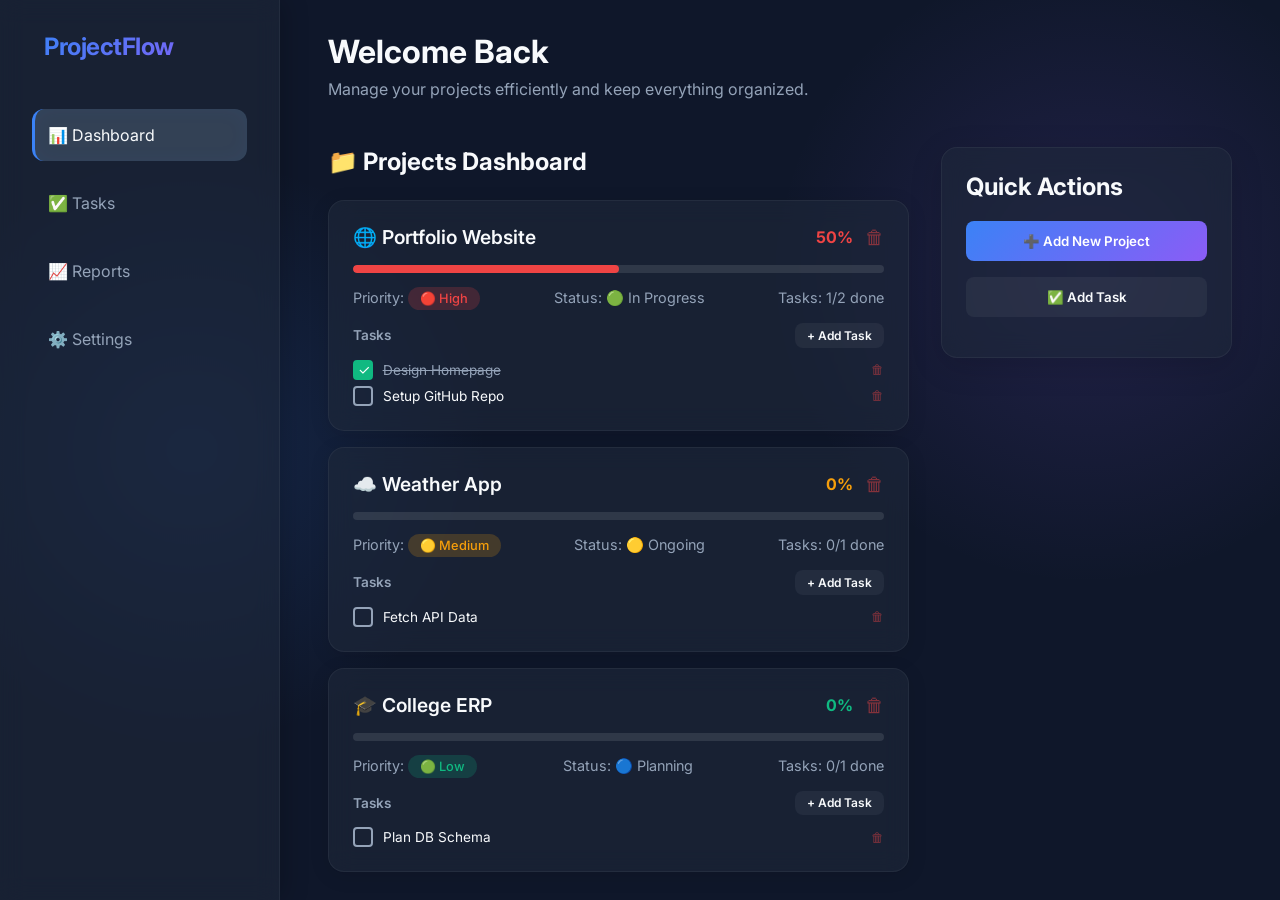
<file: POJECT Management/index.html>
<!DOCTYPE html>
<html lang="en">

<head>
    <meta charset="UTF-8">
    <meta name="viewport" content="width=device-width, initial-scale=1.0">
    <title>ProjectFlow Dashboard - Fully Working</title>
    <link rel="stylesheet" href="style.css">
</head>

<body>


    <aside class="sidebar">
        <div class="brand">
            <span></span> ProjectFlow
        </div>
        <div class="nav-items">
            <div class="nav-item active">📊 Dashboard</div>
            <div class="nav-item">✅ Tasks</div>
            <div class="nav-item">📈 Reports</div>
            <div class="nav-item" style="margin-top: auto;">⚙️ Settings</div>
        </div>
    </aside>

    <main class="main-content">
        <header class="header">
            <div class="welcome">
                <h1> Welcome Back</h1>
                <p>Manage your projects efficiently and keep everything organized. </p>
            </div>
        </header>

        <div id="view-dashboard" class="view-section">

            <div class="dashboard-layout">

                <section class="projects-section">
                    <div class="section-header">
                        <h2>📁 Projects Dashboard</h2>
                    </div>
                    <div id="projects-container">
                    </div>
                </section>

                <aside class="side-panel">
                    <div class="actions-card">
                        <h2> Quick Actions</h2>
                        <br>
                        <button class="btn btn-primary" onclick="openProjectModal()">➕ Add New Project</button>
                        <button class="btn btn-secondary" onclick="openTaskModal()">✅ Add Task</button>
                    </div>
                </aside>
            </div>
        </div>


        <div id="view-tasks" class="view-section" style="display: none;">
            <div class="section-header" style="margin-bottom: 2rem;">
                <h2>All Tasks</h2>
                <button class="btn btn-primary" style="width: auto;" onclick="openTaskModal()">✅ Add Task</button>
            </div>
            <div
                style="background: rgba(30, 41, 59, 0.6); padding: 1.5rem; border-radius: var(--border-radius); border: 1px solid rgba(255,255,255,0.05);">
                <ul class="task-list" id="all-tasks-list" style="max-height: none;">
                </ul>
            </div>
        </div>

        <div id="view-reports" class="view-section" style="display: none;">
            <div class="section-header" style="margin-bottom: 2rem;">
                <h2>Reports</h2>
            </div>

            <div style="display: grid; grid-template-columns: 1fr 1fr; gap: 2rem;">
                <div class="progress-card">
                    <h2> Overall Progress</h2>
                    <div class="overall-progress">
                        <div class="ring-wrapper">
                            <svg viewBox="0 0 200 200" width="180" height="180">
                                <defs>
                                    <linearGradient id="ringGrad" x1="0%" y1="0%" x2="100%" y2="100%">
                                        <stop offset="0%" style="stop-color:#f72585;"/>
                                        <stop offset="50%" style="stop-color:#7209b7;"/>
                                        <stop offset="100%" style="stop-color:#4361ee;"/>
                                    </linearGradient>
                                </defs>
                                <circle id="ring-bg" cx="100" cy="100" r="82"
                                    fill="none" stroke="rgba(255,255,255,0.07)"
                                    stroke-width="12"
                                    stroke-dasharray="8 5.2"
                                    stroke-linecap="round"
                                    transform="rotate(-90 100 100)"/>
                                <circle id="ring-fg" cx="100" cy="100" r="82"
                                    fill="none" stroke="url(#ringGrad)"
                                    stroke-width="12"
                                    stroke-dasharray="0 1000"
                                    stroke-linecap="round"
                                    transform="rotate(-90 100 100)"
                                    style="transition: stroke-dasharray 1.2s cubic-bezier(0.4,0,0.2,1);"/>
                                <circle cx="100" cy="100" r="65" fill="var(--surface-color)"/>
                                <text x="100" y="95" text-anchor="middle" font-size="28" font-weight="700" fill="white" id="ring-percent">0%</text>
                                <text x="100" y="118" text-anchor="middle" font-size="12" fill="rgba(255,255,255,0.5)">OVERALL</text>
                            </svg>
                        </div>
                        <p style="color: #f72585; margin-bottom: 0.5rem; font-weight: 500; text-shadow: 0 0 10px rgba(247,37,133,0.3);" id="progress-completed-text">Completed: 0 Tasks</p>
                        <p style="color: #4361ee; font-weight: 500; text-shadow: 0 0 10px rgba(67,97,238,0.3);" id="progress-pending-text">Pending: 0 Tasks</p>
                    </div>
                </div>

                <div class="progress-card">
                    <h2> Project Progress Graph</h2>
                    <br>
                    <div id="projects-graph" style="display: flex; justify-content: center; align-items: flex-end; gap: 2rem; padding-top: 1rem; min-height: 250px;">

                    </div>
                </div>
            </div>
        </div>

        <div id="view-settings" class="view-section" style="display: none;">
            <div class="section-header" style="margin-bottom: 2rem;">
                <h2>Settings</h2>
            </div>
            <div class="settings-card"
                style="background: rgba(30, 41, 59, 0.6); padding: 1.5rem; border-radius: var(--border-radius); border: 1px solid rgba(255,255,255,0.05); max-width: 600px;">
                <div style="display: flex; justify-content: space-between; align-items: center;">
                    <div>
                        <h3 style="margin-bottom: 0.5rem;">Appearance Theme</h3>
                        <p style="color: var(--text-secondary); font-size: 0.9rem;">Switch between dark and light mode
                            for the dashboard</p>
                    </div>
                    <button class="btn btn-secondary" style="width: auto; margin-bottom: 0;" id="theme-toggle"
                        onclick="toggleTheme()">☀️ Light Mode</button>
                </div>
            </div>
        </div>
    </main>

    <div class="modal-overlay" id="project-modal">
        <div class="modal-content">
            <h2>Add New Project</h2>
            <br>
            <form id="project-form">
                <div class="form-group">
                    <label>Project Name (Emoji + Name)</label>
                    <input type="text" id="proj-name" placeholder="e.g. 🌐 Portfolio Website" required>
                </div>
                <div class="form-group">
                    <label>Priority</label>
                    <select id="proj-priority">
                        <option value="🔴 High">🔴 High</option>
                        <option value="🟡 Medium">🟡 Medium</option>
                        <option value="🟢 Low">🟢 Low</option>
                    </select>
                </div>

                <div class="form-group">
                    <label>Status</label>
                    <select id="proj-status">
                        <option value="🟢 In Progress">🟢 In Progress</option>
                        <option value="🟡 Ongoing">🟡 Ongoing</option>
                        <option value="🔵 Planning">🔵 Planning</option>
                    </select>
                </div>
                <div class="modal-actions">
                    <button type="button" class="btn btn-secondary" onclick="closeModals()">Cancel</button>
                    <button type="submit" class="btn btn-primary">Save Project</button>
                </div>
            </form>
        </div>
    </div>

    <div class="modal-overlay" id="task-modal">
        <div class="modal-content">
            <h2>Add New Task</h2>
            <br>
            <form id="task-form">
                <div class="form-group">
                    <label>Select Project</label>
                    <select id="task-project" required>
                    </select>
                </div>
                <div class="form-group">
                    <label>Task Description</label>
                    <input type="text" id="task-name" placeholder="e.g. Design Homepage" required>
                </div>
                <div class="modal-actions">
                    <button type="button" class="btn btn-secondary" onclick="closeModals()">Cancel</button>
                    <button type="submit" class="btn btn-primary">Save Task</button>
                </div>
            </form>
        </div>
    </div>

    <script src="app.js"></script>
</body>

</html>
</file>
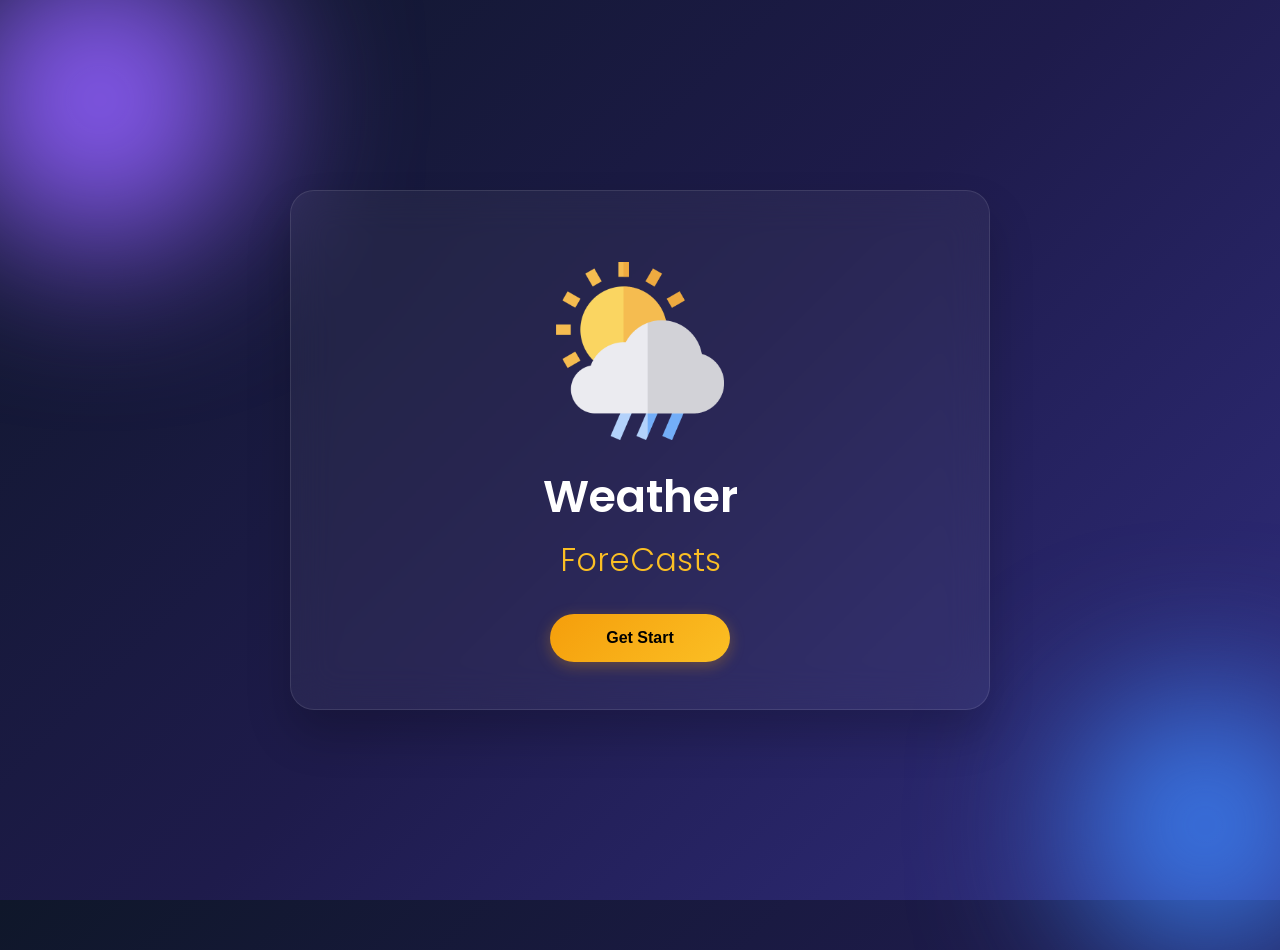
<file: WEATHER/index.html>
<!DOCTYPE html>
<html lang="en">

<head>
  <meta charset="UTF-8" />
  <meta name="viewport" content="width=device-width, initial-scale=1.0" />
  <title>Weather App</title>
  <link rel="stylesheet" href="style.css" />
  <link rel="preconnect" href="https://fonts.googleapis.com">
  <link rel="preconnect" href="https://fonts.gstatic.com" crossorigin>
  <link
    href="https://fonts.googleapis.com/css2?family=Plus+Jakarta+Sans:ital,wght@0,200..800;1,200..800&family=Poppins:ital,wght@0,100;0,200;0,300;0,400;0,500;0,600;0,700;0,800;0,900;1,100;1,200;1,300;1,400;1,500;1,600;1,700;1,800;1,900&display=swap"
    rel="stylesheet">
</head>

<body>
  <div class="mainBox mainBox1 ">
    <img src="drizzle.png" />
    <h1 class="weather">Weather</h1>
    <h2 class="ForeCasts">ForeCasts</h2>
    <button class="start">Get Start</button>
  </div>
  <div class="mainBox mainBox2 inactive">
    <div style="width: 100%; padding: 0 0 15px; text-align: left;">
      <button id="backBtn" style="background: transparent; border: none; color: #fbbf24; font-size: 24px; cursor: pointer; font-weight: 600;" title="Go Back">&#8592;</button>
    </div>
    <div class="searchBox">
      <input type="text" placeholder="Enter your city" id="inputfield" />
      <div class="img"><img src="search.png" id="searchIcon" /></div>
    </div>

    <div id="weatherData" class="inactive">
      <div class="iconBox">
        <img src="clear.png" id="icon" />
        <p id="desc">--</p>
      </div>

      <div class="tempBox">
        <p id="todayText" style="color: #cbd5e1; font-size: 14px; margin-bottom: 5px; text-transform: uppercase; letter-spacing: 1px;">Today</p>
        <h1 id="temp">--°c</h1>
        <h3 id="city">City Name</h3>
      </div>

      <div class="extraDetails">
        <div class="wind">
          <img src="wind.png" id="windIcon" />
          <div class="windData">
            <p id="windSpeed">--km/h</p>
            <p>wind</p>
          </div>
        </div>
        <div class="humidity">
          <img src="humidity.png" id="humidityIcon" />
          <div class="humidityData">
            <p id="humidityper">--%</p>
            <p>humidity</p>
          </div>
        </div>
      </div>

      <div class="forecastBox" id="forecastBox">
      </div>
    </div>
  </div>
  <div class="mainBox mainBox3 inactive">
    <h1>404</h1>
    <p>Oops! Page Not Found</p>
    <p id="info">
      The page you're looking for doesn't exist or has been moved.
    </p>
    <button class="homeBtn">Go Home</button>
  </div>
  <script src="app.js"></script>
</body>

</html>
</file>
<file: POJECT Management/style.css>
@import url('https://fonts.googleapis.com/css2?family=Inter:wght@300;400;500;600;700&display=swap');

:root {
    --bg-color: #0f172a;
    --surface-color: #1e293b;
    --surface-hover: #334155;
    --text-primary: #f8fafc;
    --text-secondary: #94a3b8;
    --accent-primary: #3b82f6;
    --accent-secondary: #8b5cf6;
    --success: #10b981;
    --warning: #f59e0b;
    --danger: #ef4444;
    --border-radius: 16px;
    --card-shadow: 0 4px 6px -1px rgba(0, 0, 0, 0.1), 0 2px 4px -1px rgba(0, 0, 0, 0.06);
}

[data-theme="light"] {
    --bg-color: #f8fafc;
    --surface-color: #ffffff;
    --surface-hover: #f1f5f9;
    --text-primary: #0f172a;
    --text-secondary: #475569;
}

* {
    margin: 0;
    padding: 0;
    box-sizing: border-box;
    font-family: 'Inter', sans-serif;
}

body {
    background-color: var(--bg-color);
    background-image: 
        radial-gradient(circle at 15% 50%, rgba(59, 130, 246, 0.15), transparent 25%),
        radial-gradient(circle at 85% 30%, rgba(139, 92, 246, 0.15), transparent 25%);
    background-attachment: fixed;
    color: var(--text-primary);
    min-height: 100vh;
    display: flex;
    overflow-x: hidden;
}

.sidebar {
    width: 280px;
    background: rgba(30, 41, 59, 0.6);
    backdrop-filter: blur(12px);
    padding: 2rem;
    display: flex;
    flex-direction: column;
    border-right: 1px solid rgba(255, 255, 255, 0.05);
    box-shadow: 4px 0 24px rgba(0, 0, 0, 0.2);
    z-index: 10;
}

.brand {
    font-size: 1.5rem;
    font-weight: 700;
    display: flex;
    align-items: center;
    gap: 0.75rem;
    margin-bottom: 3rem;
    background: linear-gradient(135deg, var(--accent-primary), var(--accent-secondary));
    -webkit-background-clip: text;
    -webkit-text-fill-color: transparent;
    background-clip: text;
    letter-spacing: -0.5px;
}

.nav-items {
    display: flex;
    flex-direction: column;
    gap: 1rem;
}

.nav-item {
    padding: 1rem;
    border-radius: 12px;
    cursor: pointer;
    transition: all 0.3s ease;
    display: flex;
    align-items: center;
    gap: 1rem;
    color: var(--text-secondary);
}

.nav-item:hover,
.nav-item.active {
    background-color: var(--surface-hover);
    color: var(--text-primary);
    border-left: 3px solid var(--accent-primary);
    padding-left: calc(1rem - 3px);
    box-shadow: inset 0 0 20px rgba(59,130,246,0.05);
}

.main-content {
    flex: 1;
    padding: 2rem 3rem;
    overflow-y: auto;
    height: 100vh;
}

.header {
    display: flex;
    justify-content: space-between;
    align-items: center;
    margin-bottom: 3rem;
}

.welcome h1 {
    font-size: 2rem;
    font-weight: 700;
    margin-bottom: 0.5rem;
}

.welcome p {
    color: var(--text-secondary);
}


.stats-grid {
    display: grid;
    grid-template-columns: repeat(4, 1fr);
    gap: 1.5rem;
    margin-bottom: 3rem;
}

.stat-card {
    background: rgba(30, 41, 59, 0.6);
    backdrop-filter: blur(12px);
    border: 1px solid rgba(255, 255, 255, 0.05);
    padding: 1.5rem;
    border-radius: var(--border-radius);
    box-shadow: 0 8px 32px rgba(0, 0, 0, 0.15);
    transition: transform 0.3s ease, box-shadow 0.3s ease;
    position: relative;
    overflow: hidden;
}

.stat-card:hover {
    transform: translateY(-5px) scale(1.02);
    box-shadow: 0 12px 40px rgba(0, 0, 0, 0.25);
}

.stat-card::before {
    content: '';
    position: absolute;
    top: 0;
    left: 0;
    width: 100%;
    height: 4px;
}

.stat-card:nth-child(1)::before {
    background-color: var(--accent-primary);
}

.stat-card:nth-child(2)::before {
    background-color: var(--accent-secondary);
}

.stat-card:nth-child(3)::before {
    background-color: var(--success);
}

.stat-card:nth-child(4)::before {
    background-color: var(--warning);
}

.stat-title {
    color: var(--text-secondary);
    font-size: 0.9rem;
    margin-bottom: 0.5rem;
}

.stat-value {
    font-size: 2rem;
    font-weight: 700;
}


.dashboard-layout {
    display: grid;
    grid-template-columns: 2fr 1fr;
    gap: 2rem;
}

.section-header {
    display: flex;
    justify-content: space-between;
    align-items: center;
    margin-bottom: 1.5rem;
}

.project-card {
    background: rgba(30, 41, 59, 0.6);
    backdrop-filter: blur(12px);
    border: 1px solid rgba(255, 255, 255, 0.05);
    padding: 1.5rem;
    border-radius: var(--border-radius);
    margin-bottom: 1rem;
    transition: all 0.3s ease;
    position: relative;
    box-shadow: 0 4px 20px rgba(0, 0, 0, 0.1);
}

.project-card:hover {
    background: rgba(51, 65, 85, 0.8);
    transform: translateX(5px);
    border-color: rgba(255, 255, 255, 0.1);
}

.project-top {
    display: flex;
    justify-content: space-between;
    align-items: center;
    margin-bottom: 1rem;
}

.project-title {
    font-size: 1.2rem;
    font-weight: 600;
    display: flex;
    align-items: center;
    gap: 0.5rem;
}

.progress-bar-bg {
    width: 100%;
    height: 8px;
    background-color: rgba(255, 255, 255, 0.1);
    border-radius: 4px;
    margin-bottom: 1rem;
    overflow: hidden;
}

.progress-bar-fill {
    height: 100%;
    border-radius: 4px;
    transition: width 1s ease-in-out;
}

.project-meta {
    display: flex;
    justify-content: space-between;
    color: var(--text-secondary);
    font-size: 0.9rem;
}

.badge {
    padding: 0.25rem 0.75rem;
    border-radius: 20px;
    font-size: 0.8rem;
    font-weight: 500;
}

.delete-btn {
    background: none;
    border: none;
    color: var(--danger);
    cursor: pointer;
    font-size: 1.2rem;
    opacity: 0.5;
    transition: opacity 0.2s;
}

.delete-btn:hover {
    opacity: 1;
}

.side-panel {
    display: flex;
    flex-direction: column;
    gap: 2rem;
}

.tasks-card,
.progress-card,
.actions-card {
    background: rgba(30, 41, 59, 0.6);
    backdrop-filter: blur(12px);
    border: 1px solid rgba(255, 255, 255, 0.05);
    padding: 1.5rem;
    border-radius: var(--border-radius);
    box-shadow: 0 8px 32px rgba(0, 0, 0, 0.15);
    transition: transform 0.3s ease;
}

.tasks-card:hover, .progress-card:hover, .actions-card:hover {
    transform: translateY(-3px);
}

.task-list {
    list-style: none;
    max-height: 300px;
    overflow-y: auto;
}

.task-list::-webkit-scrollbar {
    width: 6px;
}

.task-list::-webkit-scrollbar-thumb {
    background: rgba(255, 255, 255, 0.1);
    border-radius: 3px;
}

.task-item {
    display: flex;
    align-items: center;
    gap: 1rem;
    padding: 0.75rem 0;
    border-bottom: 1px solid rgba(255, 255, 255, 0.05);
    justify-content: space-between;
}

.task-item:last-child {
    border-bottom: none;
}

.task-checkbox-group {
    display: flex;
    align-items: center;
    gap: 1rem;
    flex: 1;
}

.task-checkbox {
    appearance: none;
    width: 20px;
    height: 20px;
    border: 2px solid var(--text-secondary);
    border-radius: 4px;
    cursor: pointer;
    position: relative;
    transition: all 0.2s ease;
    min-width: 20px;
}

.task-checkbox:checked {
    background-color: var(--success);
    border-color: var(--success);
}

.task-checkbox:checked::after {
    content: '✓';
    position: absolute;
    color: white;
    font-size: 14px;
    top: -1px;
    left: 3px;
}

.task-text {
    transition: all 0.2s;
}

.task-text.completed {
    text-decoration: line-through;
    color: var(--text-secondary);
}

.btn {
    padding: 0.75rem 1.5rem;
    border-radius: 8px;
    border: none;
    font-weight: 600;
    cursor: pointer;
    transition: all 0.3s ease;
    width: 100%;
    display: flex;
    align-items: center;
    justify-content: center;
    gap: 0.5rem;
    margin-bottom: 1rem;
}

.btn-primary {
    background: linear-gradient(135deg, var(--accent-primary), var(--accent-secondary));
    color: white;
}

.btn-primary:hover {
    opacity: 0.9;
    transform: translateY(-2px);
    box-shadow: 0 4px 12px rgba(59, 130, 246, 0.4);
}

.btn-secondary {
    background-color: rgba(255, 255, 255, 0.05);
    color: var(--text-primary);
}

.btn-secondary:hover {
    background-color: rgba(255, 255, 255, 0.1);
}

.overall-progress {
    text-align: center;
    padding: 1rem 0;
}

.ring-wrapper {
    display: flex;
    justify-content: center;
    margin: 0 auto 1.25rem;
    filter: drop-shadow(0 0 18px rgba(247, 37, 133, 0.45)) drop-shadow(0 0 8px rgba(67, 97, 238, 0.3));
}

.ring-wrapper svg text {
    font-family: 'Inter', sans-serif;
}

.modal-overlay {
    position: fixed;
    top: 0;
    left: 0;
    width: 100%;
    height: 100%;
    background-color: rgba(0, 0, 0, 0.5);
    backdrop-filter: blur(4px);
    display: flex;
    align-items: center;
    justify-content: center;
    z-index: 1000;
    opacity: 0;
    pointer-events: none;
    transition: opacity 0.3s ease;
}

.modal-overlay.active {
    opacity: 1;
    pointer-events: all;
}

.modal-content {
    background: rgba(30, 41, 59, 0.85);
    backdrop-filter: blur(20px);
    border: 1px solid rgba(255, 255, 255, 0.1);
    padding: 2rem;
    border-radius: var(--border-radius);
    width: 100%;
    max-width: 400px;
    box-shadow: 0 20px 50px rgba(0, 0, 0, 0.5);
    transform: translateY(20px);
    transition: transform 0.3s ease;
}

.modal-overlay.active .modal-content {
    transform: translateY(0);
}

.form-group {
    margin-bottom: 1.5rem;
}

.form-group label {
    display: block;
    margin-bottom: 0.5rem;
    color: var(--text-secondary);
    font-size: 0.9rem;
}

.form-group input,
.form-group select {
    width: 100%;
    padding: 0.75rem;
    border-radius: 8px;
    background-color: rgba(255, 255, 255, 0.05);
    border: 1px solid rgba(255, 255, 255, 0.1);
    color: white;
    outline: none;
}

.form-group input:focus,
.form-group select:focus {
    border-color: var(--accent-primary);
}

.form-group select option {
    background-color: var(--surface-color);
    color: var(--text-primary);
}

[data-theme="light"] .form-group input,
[data-theme="light"] .form-group select {
    background-color: #ffffff;
    border: 1px solid #cbd5e1;
    color: var(--text-primary);
}

.modal-actions {
    display: flex;
    gap: 1rem;
    margin-top: 2rem;
}

.modal-actions .btn {
    margin-bottom: 0;
}
</file>
<file: WEATHER/style.css>
* {
    padding: 0;
    margin: 0;
    box-sizing: border-box;
}

body {
    height: 100vh;
    width: 100vw;
    display: flex;
    justify-content: center;
    align-items: center;
    background: linear-gradient(135deg, #0f172a, #1e1b4b, #312e81);
    font-family: "Poppins", sans-serif;
    color: #fff;
    overflow: hidden;
}

body::before,
body::after {
    content: '';
    position: absolute;
    border-radius: 50%;
    filter: blur(80px);
    z-index: -1;
}

body::before {
    width: 300px;
    height: 300px;
    background: #8b5cf6;
    top: -50px;
    left: -50px;
}

body::after {
    width: 250px;
    height: 250px;
    background: #3b82f6;
    bottom: -50px;
    right: -50px;
}

body.bg-active {
    background: linear-gradient(rgba(0,0,0,0.3), rgba(0,0,0,0.7)), url('images.jpg') no-repeat center center/cover;
}

body.bg-active::before,
body.bg-active::after {
    opacity: 0;
}

.mainBox {
    min-height: 520px;
    height: auto;
    max-height: 95vh;
    overflow-y: auto;
    width: 90vw;
    max-width: 700px;
    border-radius: 24px;
    background: rgba(255, 255, 255, 0.05);
    backdrop-filter: blur(20px);
    -webkit-backdrop-filter: blur(20px);
    border: 1px solid rgba(255, 255, 255, 0.1);
    display: flex;
    justify-content: center;
    align-items: center;
    flex-direction: column;
    box-shadow: 0 25px 45px rgba(0, 0, 0, 0.2);
    padding: 20px;
    transition: all 0.3s ease;
    animation: fadeIn 0.5s ease-out;
}

@keyframes fadeIn {
    from {
        opacity: 0;
        transform: translateY(20px);
    }

    to {
        opacity: 1;
        transform: translateY(0);
    }
}

.weather {
    font-size: 45px;
    font-weight: 600;
    margin-bottom: 5px;
    background: (white);
   
}

.ForeCasts {
    font-size: 32px;
    font-weight: 300;
    color: #fbbf24;
    margin-bottom: 30px;
}

.start,
.homeBtn {
    height: 48px;
    width: 180px;
    border-radius: 24px;
    background: linear-gradient(135deg, #f59e0b, #fbbf24);
    color: #000;
    border: none;
    outline: none;
    font-size: 16px;
    font-weight: 600;
    cursor: pointer;
    transition: all 0.3s ease;
    box-shadow: 0 4px 15px rgba(245, 158, 11, 0.3);
}

.start:hover,
.homeBtn:hover {
    transform: translateY(-2px);
    box-shadow: 0 6px 20px rgba(245, 158, 11, 0.5);
}

.searchBox {
    height: 48px;
    width: 100%;
    background: rgba(255, 255, 255, 0.1);
    display: flex;
    align-items: center;
    justify-content: space-between;
    border-radius: 24px;
    padding: 0 20px;
    border: 1px solid rgba(255, 255, 255, 0.2);
    transition: all 0.3s ease;
}

.searchBox:focus-within {
    background: rgba(255, 255, 255, 0.15);
    border-color: rgba(255, 255, 255, 0.4);
    box-shadow: 0 0 15px rgba(255, 255, 255, 0.1);
}

.searchBox input {
    width: 100%;
    height: 100%;
    outline: none;
    background: transparent;
    border: none;
    font-size: 15px;
}

.searchBox input::placeholder {
    color: rgba(255, 255, 255, 0.6);
}

.img {
    display: flex;
    align-items: center;
}

.img img {
    width: 20px;
    cursor: pointer;
    transition: transform 0.2s;
    filter: brightness(0) invert(1);
}

.img img:hover {
    transform: scale(1.1);
}

.iconBox {
    display: flex;
    align-items: center;
    justify-content: center;
    flex-direction: column;
    margin-top: 10px;
}

.iconBox img {
    width: 100px;
    filter: drop-shadow(0 10px 15px rgba(0, 0, 0, 0.2));
}

#desc {
    text-transform: capitalize;
    font-size: 18px;
    color: #e2e8f0;
    margin-top: 2px;
    font-weight: 500;
}

.tempBox {
    text-align: center;
    margin: 10px 0;
}

#temp {
    font-family: "Poppins", sans-serif;
    font-size: 55px;
    font-weight: 600;
    line-height: 1.1;
    text-shadow: 0 4px 10px rgba(0, 0, 0, 0.1);
}

#city {
    font-size: 22px;
    font-weight: 400;
    color: #fbbf24;
    margin-top: 2px;
}

.extraDetails {
    width: 100%;
    display: flex;
    justify-content: space-between;
    align-items: center;
    margin-top: 10px;
    background: rgba(0, 0, 0, 0.1);
    padding: 10px 15px;
    border-radius: 16px;
}

.wind,
.humidity {
    display: flex;
    align-items: center;
}

#windIcon,
#humidityIcon {
    width: 30px;
    margin-right: 10px;
}

.windData p,
.humidityData p {
    font-size: 11px;
    color: #cbd5e1;
    text-transform: uppercase;
    letter-spacing: 0.5px;
}

#windSpeed,
#humidityper {
    font-weight: 600;
    font-size: 14px;
    color: white;
    margin-bottom: 2px;
}

.mainBox3 h1 {
    font-size: 80px;
    color: #ef4444;
    text-shadow: 0 5px 15px rgba(239, 68, 68, 0.3);
}

#info {
    font-size: 13px;
    margin-bottom: 25px;
    text-align: center;
    color: #cbd5e1;
    padding: 0 20px;
}

.forecastBox {
    width: 100%;
    margin-top: 15px;
    border-top: 1px solid rgba(255, 255, 255, 0.1);
    padding-top: 10px;
}

.forecastItem {
    display: flex;
    justify-content: space-between;
    font-size: 13px;
    margin-bottom: 5px;
    color: #e2e8f0;
    font-weight: 500;
    background: rgba(255, 255, 255, 0.03);
    padding: 8px 15px;
    border-radius: 10px;
    transition: 0.2s;
}

.forecastItem:hover {
    background: rgba(255, 255, 255, 0.08);
}

.inactive {
    display: none;
}

#weatherData {
    width: 100%;
}

.mainBox2 {
    justify-content: flex-start;
}

#backBtn {
    transition: transform 0.2s;
}

#backBtn:hover {
    transform: translateX(-4px);
}
</file>
